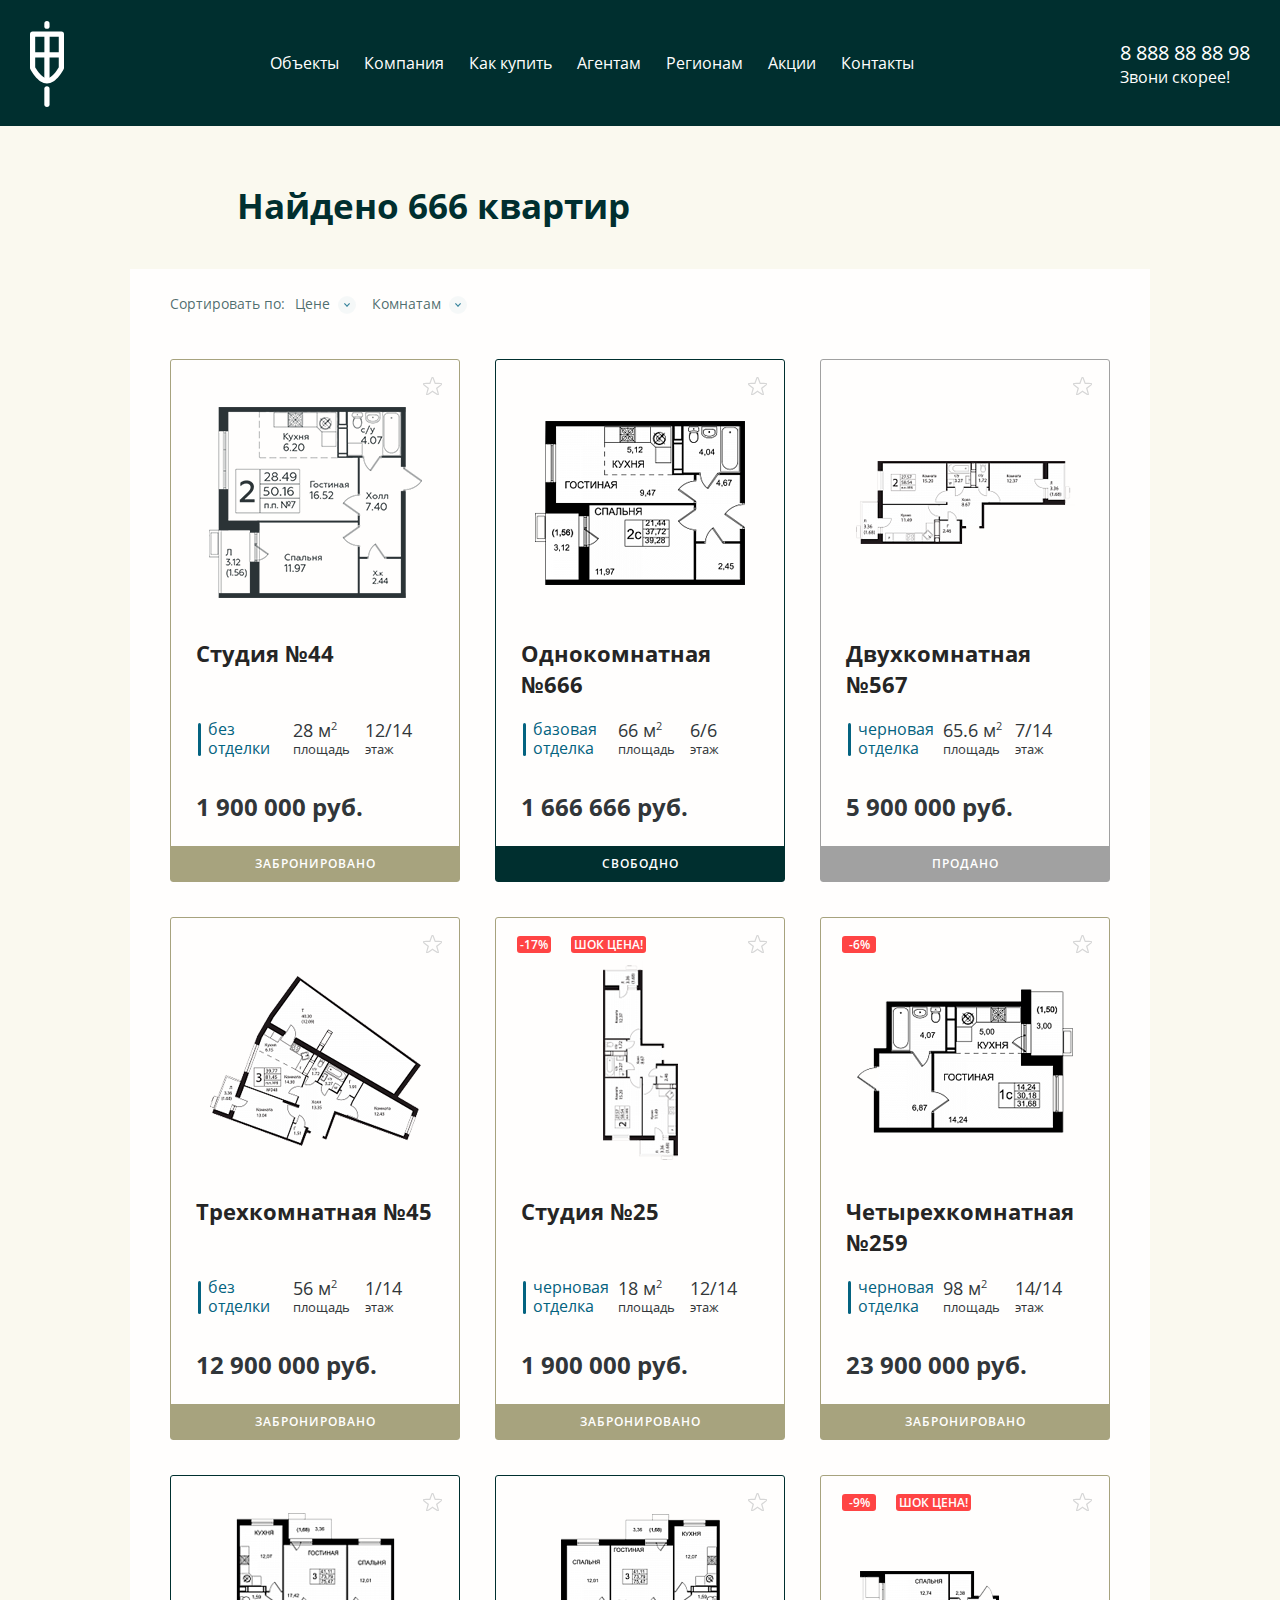
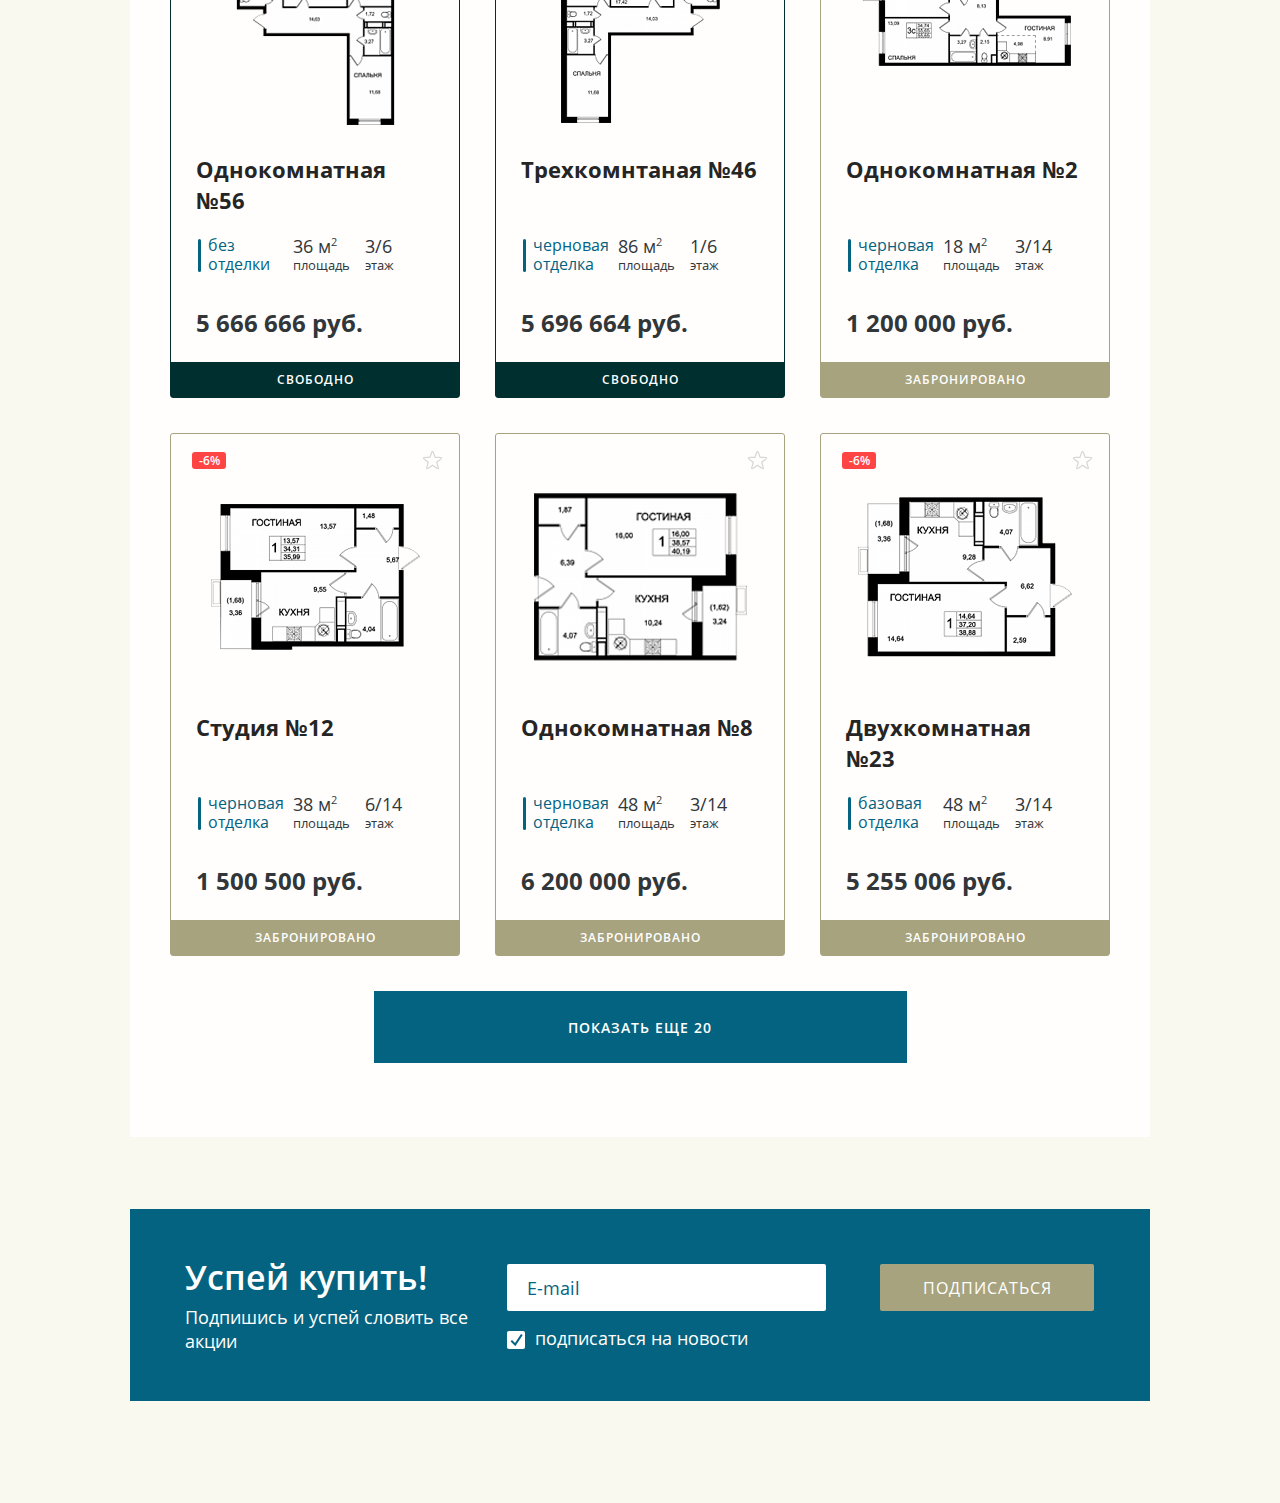
<file: index.html>
<!DOCTYPE html>
<html lang="ru">

<head>
  <meta charset="UTF-8">
  <meta name="viewport" content="width=device-width, initial-scale=1.0">
  <meta http-equiv="X-UA-Compatible" content="ie=edge">
  <title>Document</title>
  <link rel="stylesheet" href="css/style.css">
</head>

<body>
  <header class="page-header">
    <div class="page-header__wrapper">
      <a href="/" class="page-header__logo">
        <img src="img/logo.svg" alt="logo">
      </a>
      <nav class="page-header__nav">
        <ul class="page-header__list">
          <li class="page-header__list-item">
            <a href="#">Объекты</a>
          </li>
          <li class="page-header__list-item">
            <a href="#">Компания</a>
          </li>
          <li class="page-header__list-item">
            <a href="#">Как купить</a>
          </li>
          <li class="page-header__list-item">
            <a href="#">Агентам</a>
          </li>
          <li class="page-header__list-item">
            <a href="#">Регионам</a>
          </li>
          <li class="page-header__list-item">
            <a href="#">Акции</a>
          </li>
          <li class="page-header__list-item">
            <a href="#">Контакты</a>
          </li>
        </ul>
      </nav>
      <div class="page-header__phone">
        <a class="page-header__phone-link" href="tel:8888888898">8 888 88 88 98</a>
        <span class="page-header__phone-desc">Звони скорее!</span>
      </div>
      <button class="page-header__nav-btn js-menu-btn"></button>
    </div>
  </header>
  <main class="page-main">
    <div class="container">
      <h1 class="main-title">Найдено 666 квартир</h1>
      <section class="search-result">
        <div class="search-result__filter">
          <span class="search-result__filter-desc">Сортировать по:</span>
          <ul class="search-result__switcher js-filter">
            <li class="search-result__switcher-item" data-filter="price">Цене</li>
            <li class="search-result__switcher-item" data-filter="room">Комнатам</li>
          </ul>
        </div>
        <div class="cards">
          <div class="cards__item  cards__item--booked" data-room="0">
            <div class="cards__top">
              <ul class="cards__promo"></ul>
              <span class="cards__favourites js-favourites-btn"></span>
            </div>
            <div class="cards__content">
              <div class="cards__image">
                <img src="img/apartments/a1.png" alt="">
              </div>
              <h2 class="cards__title">Студия №44</h2>
              <table class="cards__table">
                <tr>
                  <td>без отделки</td>
                  <td>
                    <span>28 м<sup>2</sup></span>
                    <small>площадь</small>
                  </td>
                  <td>
                    <span>12/14</span>
                    <small>этаж</small>
                  </td>
                </tr>
              </table>
              <h3 class="cards__price">1 900 000 руб.</h3>
            </div>
            <a class="cards__button" href="#">Забронировано</a>
          </div>
          <div class="cards__item" data-room="1">
            <div class="cards__top">
              <ul class="cards__promo"></ul>
              <span class="cards__favourites js-favourites-btn"></span>
            </div>
            <div class="cards__content">
              <div class="cards__image">
                <img src="img/apartments/a2.png" alt="">
              </div>
              <h2 class="cards__title">Однокомнатная №666</h2>
              <table class="cards__table">
                <tr>
                  <td>базовая отделка</td>
                  <td>
                    <span>66 м<sup>2</sup></span>
                    <small>площадь</small>
                  </td>
                  <td>
                    <span>6/6</span>
                    <small>этаж</small>
                  </td>
                </tr>
              </table>
              <h3 class="cards__price">1 666 666 руб.</h3>
            </div>
            <a class="cards__button" href="#">Свободно</a>
          </div>
          <div class="cards__item  cards__item--sold" data-room="2">
            <div class="cards__top">
              <ul class="cards__promo"></ul>
              <span class="cards__favourites js-favourites-btn"></span>
            </div>
            <div class="cards__content">
              <div class="cards__image">
                <img src="img/apartments/a3.png" alt="">
              </div>
              <h2 class="cards__title">Двухкомнатная №567</h2>
              <table class="cards__table">
                <tr>
                  <td>черновая отделка</td>
                  <td>
                    <span>65.6 м<sup>2</sup></span>
                    <small>площадь</small>
                  </td>
                  <td>
                    <span>7/14</span>
                    <small>этаж</small>
                  </td>
                </tr>
              </table>
              <h3 class="cards__price">5 900 000 руб.</h3>
            </div>
            <a class="cards__button" href="#">Продано</a>
          </div>
          <div class="cards__item  cards__item--booked" data-room="3">
            <div class="cards__top">
              <ul class="cards__promo"></ul>
              <span class="cards__favourites js-favourites-btn"></span>
            </div>
            <div class="cards__content">
              <div class="cards__image">
                <img src="img/apartments/a4.png" alt="">
              </div>
              <h2 class="cards__title">Трехкомнатная №45</h2>
              <table class="cards__table">
                <tr>
                  <td>без отделки</td>
                  <td>
                    <span>56 м<sup>2</sup></span>
                    <small>площадь</small>
                  </td>
                  <td>
                    <span>1/14</span>
                    <small>этаж</small>
                  </td>
                </tr>
              </table>
              <h3 class="cards__price">12 900 000 руб.</h3>
            </div>
            <a class="cards__button" href="#">Забронировано</a>
          </div>
          <div class="cards__item  cards__item--booked" data-room="0">
            <div class="cards__top">
              <ul class="cards__promo">
                <li>-17%</li>
                <li>Шок цена!</li>
              </ul>
              <span class="cards__favourites js-favourites-btn"></span>
            </div>
            <div class="cards__content">
              <div class="cards__image">
                <img src="img/apartments/a5.png" alt="">
              </div>
              <h2 class="cards__title">Студия №25</h2>
              <table class="cards__table">
                <tr>
                  <td>черновая отделка</td>
                  <td>
                    <span>18 м<sup>2</sup></span>
                    <small>площадь</small>
                  </td>
                  <td>
                    <span>12/14</span>
                    <small>этаж</small>
                  </td>
                </tr>
              </table>
              <h3 class="cards__price">1 900 000 руб.</h3>
            </div>
            <a class="cards__button" href="#">Забронировано</a>
          </div>
          <div class="cards__item  cards__item--booked" data-room="4">
            <div class="cards__top">
              <ul class="cards__promo">
                <li>-6%</li>
              </ul>
              <span class="cards__favourites js-favourites-btn"></span>
            </div>
            <div class="cards__content">
              <div class="cards__image">
                <img src="img/apartments/a6.png" alt="">
              </div>
              <h2 class="cards__title">Четырехкомнатная №259</h2>
              <table class="cards__table">
                <tr>
                  <td>черновая отделка</td>
                  <td>
                    <span>98 м<sup>2</sup></span>
                    <small>площадь</small>
                  </td>
                  <td>
                    <span>14/14</span>
                    <small>этаж</small>
                  </td>
                </tr>
              </table>
              <h3 class="cards__price">23 900 000 руб.</h3>
            </div>
            <a class="cards__button" href="#">Забронировано</a>
          </div>
          <div class="cards__item" data-room="1">
            <div class="cards__top">
              <ul class="cards__promo"></ul>
              <span class="cards__favourites js-favourites-btn"></span>
            </div>
            <div class="cards__content">
              <div class="cards__image">
                <img src="img/apartments/a7.png" alt="">
              </div>
              <h2 class="cards__title">Однокомнатная №56</h2>
              <table class="cards__table">
                <tr>
                  <td>без отделки</td>
                  <td>
                    <span>36 м<sup>2</sup></span>
                    <small>площадь</small>
                  </td>
                  <td>
                    <span>3/6</span>
                    <small>этаж</small>
                  </td>
                </tr>
              </table>
              <h3 class="cards__price">5 666 666 руб.</h3>
            </div>
            <a class="cards__button" href="#">Свободно</a>
          </div>
          <div class="cards__item" data-room="3">
            <div class="cards__top">
              <ul class="cards__promo"></ul>
              <span class="cards__favourites js-favourites-btn"></span>
            </div>
            <div class="cards__content">
              <div class="cards__image">
                <img src="img/apartments/a8.png" alt="">
              </div>
              <h2 class="cards__title">Трехкомнтаная №46</h2>
              <table class="cards__table">
                <tr>
                  <td>черновая отделка</td>
                  <td>
                    <span>86 м<sup>2</sup></span>
                    <small>площадь</small>
                  </td>
                  <td>
                    <span>1/6</span>
                    <small>этаж</small>
                  </td>
                </tr>
              </table>
              <h3 class="cards__price">5 696 664 руб.</h3>
            </div>
            <a class="cards__button" href="#">Свободно</a>
          </div>
          <div class="cards__item  cards__item--booked" data-room="1">
            <div class="cards__top">
              <ul class="cards__promo">
                <li>-9%</li>
                <li>Шок цена!</li>
              </ul>
              <span class="cards__favourites js-favourites-btn"></span>
            </div>
            <div class="cards__content">
              <div class="cards__image">
                <img src="img/apartments/a9.png" alt="">
              </div>
              <h2 class="cards__title">Однокомнатная №2</h2>
              <table class="cards__table">
                <tr>
                  <td>черновая отделка</td>
                  <td>
                    <span>18 м<sup>2</sup></span>
                    <small>площадь</small>
                  </td>
                  <td>
                    <span>3/14</span>
                    <small>этаж</small>
                  </td>
                </tr>
              </table>
              <h3 class="cards__price">1 200 000 руб.</h3>
            </div>
            <a class="cards__button" href="#">Забронировано</a>
          </div>
          <div class="cards__item  cards__item--booked" data-room="0">
            <div class="cards__top">
              <ul class="cards__promo">
                <li>-6%</li>
              </ul>
              <span class="cards__favourites js-favourites-btn"></span>
            </div>
            <div class="cards__content">
              <div class="cards__image">
                <img src="img/apartments/a10.png" alt="">
              </div>
              <h2 class="cards__title">Студия №12</h2>
              <table class="cards__table">
                <tr>
                  <td>черновая отделка</td>
                  <td>
                    <span>38 м<sup>2</sup></span>
                    <small>площадь</small>
                  </td>
                  <td>
                    <span>6/14</span>
                    <small>этаж</small>
                  </td>
                </tr>
              </table>
              <h3 class="cards__price">1 500 500 руб.</h3>
            </div>
            <a class="cards__button" href="#">Забронировано</a>
          </div>
          <div class="cards__item  cards__item--booked" data-room="1">
            <div class="cards__top">
              <ul class="cards__promo"></ul>
              <span class="cards__favourites js-favourites-btn"></span>
            </div>
            <div class="cards__content">
              <div class="cards__image">
                <img src="img/apartments/a11.png" alt="">
              </div>
              <h2 class="cards__title">Однокомнатная №8</h2>
              <table class="cards__table">
                <tr>
                  <td>черновая отделка</td>
                  <td>
                    <span>48 м<sup>2</sup></span>
                    <small>площадь</small>
                  </td>
                  <td>
                    <span>3/14</span>
                    <small>этаж</small>
                  </td>
                </tr>
              </table>
              <h3 class="cards__price">6 200 000 руб.</h3>
            </div>
            <a class="cards__button" href="#">Забронировано</a>
          </div>
          <div class="cards__item  cards__item--booked" data-room="2">
            <div class="cards__top">
              <ul class="cards__promo">
                <li>-6%</li>
              </ul>
              <span class="cards__favourites js-favourites-btn"></span>
            </div>
            <div class="cards__content">
              <div class="cards__image">
                <img src="img/apartments/a12.png" alt="">
              </div>
              <h2 class="cards__title">Двухкомнатная №23</h2>
              <table class="cards__table">
                <tr>
                  <td>базовая отделка</td>
                  <td>
                    <span>48 м<sup>2</sup></span>
                    <small>площадь</small>
                  </td>
                  <td>
                    <span>3/14</span>
                    <small>этаж</small>
                  </td>
                </tr>
              </table>
              <h3 class="cards__price">5 255 006 руб.</h3>
            </div>
            <a class="cards__button" href="#">Забронировано</a>
          </div>
        </div>
        <button class="show-more js-more-btn"><span>Показать еще 20</span></button>
      </section>
      <section class="subscribe">
        <div class="subscribe__text">
          <h4>Успей купить!</h4>
          <span>Подпишись и успей словить все акции</span>
        </div>
        <form class="subscribe__form js-form" action="#" method="post">
          <input class="subscribe__email" type="email" name="email" placeholder="E-mail" required>
          <input class="subscribe__submit" type="submit" value="Подписаться">
          <p class="subscribe__form-check">
            <input type="checkbox" id="check" name="check" checked>
            <label for="check">подписаться на новости</label>
          </p>
        </form>
      </section>
    </div>
    <button class="scroll-up js-up-btn"></button>
    <div class="favourites-alert"></div>
  </main>
  <script src="js/script.js"></script>
</body>

</html>
</file>
<file: css/style.css>
@font-face {
  font-family: "Open Sans";
  src: url("../fonts/OpenSans-Regular.ttf") format("truetype");
  font-weight: 400;
  font-style: normal; }

@font-face {
  font-family: "Open Sans";
  src: url("../fonts/OpenSans-SemiBold.ttf") format("truetype");
  font-weight: 600;
  font-style: normal; }

@font-face {
  font-family: "Open Sans";
  src: url("../fonts/OpenSans-Bold.ttf") format("truetype");
  font-weight: 700;
  font-style: normal; }

/*//////////////////////////////*/
/*/////////////////////////////*/
/*/////////////////////////////*/
body {
  margin: 0;
  font-family: "Open Sans", "Arial", sans-serif;
  min-width: 320px;
  width: 100%;
  font-size: 16px;
  color: #252525;
  font-weight: 400;
  background-color: #faf9ef; }

* {
  -webkit-box-sizing: border-box;
          box-sizing: border-box; }

img {
  max-width: 100%;
  height: auto; }

button,
input {
  font-family: "Open Sans", "Arial", sans-serif; }

.container {
  max-width: 1310px;
  padding: 0 15px;
  margin: 0 auto; }

.page-header {
  background-color: #002f2f;
  margin-bottom: 56px; }
  .page-header__wrapper {
    height: 126px;
    width: 100%;
    max-width: 1768px;
    padding: 0 30px;
    margin: 0 auto;
    display: -webkit-box;
    display: -webkit-flex;
    display: -ms-flexbox;
    display: flex;
    -webkit-box-align: center;
    -webkit-align-items: center;
        -ms-flex-align: center;
            align-items: center; }
  .page-header__logo {
    display: block;
    width: 34px;
    height: 85px;
    margin-right: 125px; }
  .page-header__nav {
    margin-right: auto; }
  .page-header__list {
    display: -webkit-box;
    display: -webkit-flex;
    display: -ms-flexbox;
    display: flex;
    margin: 0;
    padding: 0;
    list-style: none; }
  .page-header__list-item {
    font-size: 24px;
    margin-right: 47px; }
    .page-header__list-item a {
      color: #fefefe;
      text-decoration: none;
      -webkit-transition: color 0.3s;
      -o-transition: color 0.3s;
      transition: color 0.3s; }
    .page-header__list-item a:hover {
      color: #a6aeae;
      text-decoration: underline; }
    .page-header__list-item a:active {
      color: #84bfbf; }
  .page-header__list-item:last-child {
    margin-right: 0; }
  .page-header__phone {
    margin-right: 52px; }
  .page-header__phone-link {
    display: block;
    font-size: 32px;
    color: #fefefe;
    text-decoration: none;
    -webkit-transition: color 0.3s;
    -o-transition: color 0.3s;
    transition: color 0.3s; }
    .page-header__phone-link:hover {
      color: #a6aeae; }
    .page-header__phone-link:active {
      color: #84bfbf; }
  .page-header__phone-desc {
    display: block;
    font-size: 20px;
    color: #fefefe; }
  .page-header__nav-btn {
    display: none;
    width: 35px;
    height: 35px;
    margin-left: 35px;
    border: none;
    background: url(../img/burger.svg) no-repeat center;
    -webkit-background-size: cover;
            background-size: cover;
    cursor: pointer; }
  .page-header__nav-btn--close {
    background: url(../img/close.svg) no-repeat center;
    -webkit-background-size: 70% 70%;
            background-size: 70%; }

.page-main {
  position: relative; }

.main-title {
  margin-bottom: 60px;
  margin-left: 107px;
  font-size: 48px;
  font-weight: 700;
  color: #002f2f; }

.search-result {
  background-color: #fffefd;
  padding: 25px 107px 74px;
  margin-bottom: 72px; }
  .search-result__filter {
    display: -webkit-box;
    display: -webkit-flex;
    display: -ms-flexbox;
    display: flex;
    margin-bottom: 46px; }
  .search-result__filter-desc {
    font-size: 14px;
    color: rgba(0, 47, 47, 0.7); }
  .search-result__switcher {
    display: -webkit-box;
    display: -webkit-flex;
    display: -ms-flexbox;
    display: flex;
    margin: 0;
    margin-left: 10px;
    padding: 0;
    list-style: none; }
  .search-result__switcher-item {
    position: relative;
    color: rgba(0, 47, 47, 0.7);
    font-size: 14px;
    margin-right: 42px;
    cursor: pointer;
    -webkit-transition: color 0.3s;
    -o-transition: color 0.3s;
    transition: color 0.3s; }
    .search-result__switcher-item:hover {
      color: #037575; }
    .search-result__switcher-item:active {
      color: #757253; }
  .search-result__switcher-item::after {
    position: absolute;
    content: "";
    display: block;
    width: 18px;
    height: 18px;
    left: -webkit-calc(100% + 8px);
    left: calc(100% + 8px);
    top: 2px;
    background-color: rgba(4, 99, 128, 0.04);
    background-image: url(../img/filter-arrow-down.png);
    background-repeat: no-repeat;
    background-position: center;
    -webkit-border-radius: 50%;
            border-radius: 50%; }
  .search-result__switcher-item--rotate::after {
    background-image: url(../img/filter-arrow-top.png);
    background-repeat: no-repeat;
    background-position: center; }
  .search-result__switcher-item:last-child {
    margin-right: 0; }
  .search-result__switcher-item--active {
    color: #002f2f; }
  .search-result__switcher-item--active::before {
    position: absolute;
    content: "";
    width: 100%;
    height: 1px;
    bottom: -3px;
    background: url([data-uri]); }

.cards {
  display: -webkit-box;
  display: -webkit-flex;
  display: -ms-flexbox;
  display: flex;
  -webkit-box-pack: justify;
  -webkit-justify-content: space-between;
      -ms-flex-pack: justify;
          justify-content: space-between;
  -webkit-flex-wrap: wrap;
      -ms-flex-wrap: wrap;
          flex-wrap: wrap; }
  .cards::after {
    -webkit-flex-basis: 320px;
        -ms-flex-preferred-size: 320px;
            flex-basis: 320px;
    content: ""; }
  .cards__item {
    width: 100%;
    max-width: 320px;
    border: 1px solid #002f2f;
    -webkit-border-radius: 3px;
            border-radius: 3px;
    margin-bottom: 52px; }
  .cards__item--booked {
    border-color: #a7a37e; }
    .cards__item--booked .cards__button {
      background-color: #a7a37e; }
      .cards__item--booked .cards__button:hover {
        background: #817d58; }
      .cards__item--booked .cards__button:active {
        background: #625f43; }
  .cards__item--sold {
    border-color: #a1a1a1; }
    .cards__item--sold .cards__button {
      background-color: #a1a1a1; }
      .cards__item--sold .cards__button:hover {
        background: #7b7b7b; }
      .cards__item--sold .cards__button:active {
        background: #616161; }
  .cards__top {
    display: -webkit-box;
    display: -webkit-flex;
    display: -ms-flexbox;
    display: flex;
    -webkit-box-align: end;
    -webkit-align-items: flex-end;
        -ms-flex-align: end;
            align-items: flex-end;
    width: 100%;
    height: 35px;
    padding: 0 17px 0 21px; }
  .cards__promo {
    display: -webkit-box;
    display: -webkit-flex;
    display: -ms-flexbox;
    display: flex;
    margin: 0;
    padding: 0;
    list-style: none; }
    .cards__promo li {
      padding: 0 3px;
      margin-right: 20px;
      background-color: #ff4444;
      -webkit-border-radius: 3px;
              border-radius: 3px;
      font-size: 12px;
      font-weight: 600;
      color: #fff;
      text-transform: uppercase;
      min-width: 34px;
      text-align: center; }
    .cards__promo li:last-child {
      margin-right: 0; }
  .cards__favourites {
    display: block;
    margin-left: auto;
    width: 19px;
    height: 18px;
    background: url(../img/star.svg) no-repeat center;
    cursor: pointer; }
  .cards__favourites--added {
    background: url(../img/star-fill.svg) no-repeat center; }
  .cards__content {
    padding: 0 50px; }
  .cards__image {
    display: -webkit-box;
    display: -webkit-flex;
    display: -ms-flexbox;
    display: flex;
    -webkit-box-pack: center;
    -webkit-justify-content: center;
        -ms-flex-pack: center;
            justify-content: center;
    -webkit-box-align: center;
    -webkit-align-items: center;
        -ms-flex-align: center;
            align-items: center;
    height: 215px;
    margin-bottom: 28px; }
    .cards__image img {
      display: block; }
  .cards__title {
    font-size: 24px;
    font-weight: 700;
    min-height: 62px;
    margin-bottom: 17px;
    line-height: 31px; }
  .cards__table {
    margin-bottom: 29px; }
    .cards__table td:nth-child(2),
    .cards__table td:nth-child(3) {
      color: #313639; }
      .cards__table td:nth-child(2) span,
      .cards__table td:nth-child(3) span {
        display: block;
        font-size: 18px;
        line-height: 20px; }
      .cards__table td:nth-child(2) small,
      .cards__table td:nth-child(3) small {
        display: block;
        font-size: 13px; }
      .cards__table td:nth-child(2) sup,
      .cards__table td:nth-child(3) sup {
        font-size: 11px;
        line-height: 11px; }
    .cards__table td:nth-child(1) {
      position: relative;
      font-size: 16px;
      color: #046380;
      padding-left: 10px;
      line-height: 19px;
      width: 92px; }
    .cards__table td:nth-child(1)::before {
      position: absolute;
      content: "";
      width: 3px;
      height: 33px;
      left: 0;
      top: 4px;
      background-color: #046380;
      -webkit-border-radius: 3px;
              border-radius: 3px; }
    .cards__table td:nth-child(2) {
      width: 64px; }
    .cards__table td:nth-child(3) {
      padding-left: 7px; }
  .cards__price {
    font-size: 24px;
    color: #313639;
    margin-bottom: 23px; }
  .cards__button {
    display: block;
    width: 100%;
    height: 35px;
    line-height: 35px;
    text-align: center;
    color: #fff;
    font-size: 12px;
    text-transform: uppercase;
    font-weight: 600;
    letter-spacing: 1px;
    text-decoration: none;
    background-color: #002f2f;
    -webkit-transition: background 0.3s;
    -o-transition: background 0.3s;
    transition: background 0.3s; }
    .cards__button:hover {
      background: #004949; }
    .cards__button:active {
      background: #006262; }

.show-more {
  display: -webkit-box;
  display: -webkit-flex;
  display: -ms-flexbox;
  display: flex;
  -webkit-box-pack: center;
  -webkit-justify-content: center;
      -ms-flex-pack: center;
          justify-content: center;
  -webkit-box-align: center;
  -webkit-align-items: center;
      -ms-flex-align: center;
          align-items: center;
  margin: 0 auto;
  width: 100%;
  max-width: 533px;
  height: 72px;
  background-color: #046380;
  border: none;
  font-size: 14px;
  font-weight: 600;
  letter-spacing: 1px;
  text-transform: uppercase;
  color: #fff;
  font-family: "Open Sans", "Arial", sans-serif;
  cursor: pointer;
  -webkit-transition: all 0.3s;
  -o-transition: all 0.3s;
  transition: all 0.3s; }
  .show-more:hover {
    background: #045871; }
  .show-more:active {
    background: #034c62; }

.subscribe {
  padding: 45px 55px 48px;
  display: -webkit-box;
  display: -webkit-flex;
  display: -ms-flexbox;
  display: flex;
  -webkit-box-pack: justify;
  -webkit-justify-content: space-between;
      -ms-flex-pack: justify;
          justify-content: space-between;
  background-color: #046380;
  margin-bottom: 102px; }
  .subscribe__text h4 {
    font-size: 34px;
    font-weight: 600;
    color: #fff;
    margin-top: 0;
    margin-bottom: 5px; }
  .subscribe__text span {
    font-size: 18px;
    color: #fff; }
  .subscribe__form {
    width: 100%;
    max-width: 588px;
    margin-right: 50px;
    margin-top: 21px;
    display: -webkit-box;
    display: -webkit-flex;
    display: -ms-flexbox;
    display: flex;
    -webkit-flex-wrap: wrap;
        -ms-flex-wrap: wrap;
            flex-wrap: wrap; }
  .subscribe__email {
    display: block;
    width: 100%;
    max-width: 319px;
    height: 47px;
    font-family: "Open Sans", "Arial", sans-serif;
    font-size: 18px;
    color: #046380;
    border: none;
    -webkit-border-radius: 2px;
            border-radius: 2px;
    padding: 0 20px;
    margin-right: 54px; }
  .subscribe__email::-webkit-input-placeholder {
    color: #046380;
    font-size: 18px; }
  .subscribe__email::-moz-placeholder {
    color: #046380;
    font-size: 18px; }
  .subscribe__email::-ms-input-placeholder {
    color: #046380;
    font-size: 18px; }
  .subscribe__email::placeholder {
    color: #046380;
    font-size: 18px; }
  .subscribe__submit {
    display: block;
    width: 100%;
    max-width: 214px;
    padding: 0;
    height: 47px;
    border: none;
    background-color: #a7a37e;
    -webkit-border-radius: 2px;
            border-radius: 2px;
    color: #fff;
    letter-spacing: 1px;
    text-transform: uppercase;
    font-size: 16px;
    cursor: pointer;
    -webkit-transition: background 0.3s;
    -o-transition: background 0.3s;
    transition: background 0.3s; }
    .subscribe__submit:hover {
      background: #817d58; }
    .subscribe__submit:active {
      background: #625f43; }
  .subscribe__form-check {
    margin-bottom: 0;
    margin-top: 12px; }
    .subscribe__form-check input[type=checkbox] {
      display: none; }
    .subscribe__form-check input[type=checkbox]:checked + label::before {
      background-image: url(../img/checkbox.png);
      background-repeat: no-repeat;
      background-position: center; }
    .subscribe__form-check label {
      position: relative;
      font-size: 18px;
      padding-left: 28px;
      color: #fff;
      cursor: pointer; }
    .subscribe__form-check label::before {
      position: absolute;
      content: "";
      width: 18px;
      height: 18px;
      left: 0;
      top: 5px;
      background-color: #fff;
      -webkit-border-radius: 2px;
              border-radius: 2px; }

.scroll-up {
  position: fixed;
  display: none;
  width: 80px;
  height: 80px;
  right: 100px;
  bottom: 100px;
  border: none;
  background: url(../img/arrow-top.svg) no-repeat center;
  -webkit-background-size: cover;
          background-size: cover;
  cursor: pointer;
  z-index: 20; }

.favourites-alert {
  position: fixed;
  display: none;
  width: 100%;
  max-width: 250px;
  right: 10px;
  top: 10px;
  padding: 10px;
  color: #fff;
  font-size: 14px;
  -webkit-border-radius: 3px;
          border-radius: 3px;
  background: #0b832b;
  z-index: 20; }

@media (max-width: 1600px) {
  .page-header__wrapper {
    -webkit-box-pack: justify;
    -webkit-justify-content: space-between;
        -ms-flex-pack: justify;
            justify-content: space-between; }
  .page-header__logo {
    margin-right: 0; }
  .page-header__nav {
    margin-right: 0; }
  .page-header__list-item {
    font-size: 18px; }
  .page-header__phone {
    margin-right: 0; } }

@media (max-width: 1310px) {
  .container {
    max-width: 1050px; }
  .page-header__nav {
    margin-right: 0; }
  .page-header__list-item {
    font-size: 16px;
    margin-right: 25px; }
  .page-header__phone-link {
    font-size: 20px; }
  .page-header__phone-desc {
    font-size: 16px; }
  .main-title {
    font-size: 35px;
    margin-bottom: 40px; }
  .cards__item {
    max-width: 290px;
    margin-bottom: 35px; }
  .search-result {
    padding: 25px 40px 74px; }
  .cards__content {
    padding: 0 25px; }
  .cards__title {
    font-size: 22px; }
  .subscribe__form {
    margin-right: 0;
    margin-top: 10px; }
  .scroll-up {
    right: 20px; } }

@media (max-width: 1050px) {
  .container {
    max-width: 790px; }
  .page-header__wrapper {
    position: relative;
    height: 90px; }
  .page-header__logo {
    width: 25px;
    height: 64px; }
  .page-header__nav {
    display: none;
    position: absolute;
    top: 100%;
    right: 50%;
    border-top: 1px solid #003d3d;
    -webkit-transform: translateX(50%);
        -ms-transform: translateX(50%);
            transform: translateX(50%);
    width: -webkit-calc(100% - 60px);
    width: calc(100% - 60px);
    background: #002f2f;
    z-index: 10; }
  .page-header__nav--open {
    display: block; }
  .page-header__list {
    -webkit-box-orient: vertical;
    -webkit-box-direction: normal;
    -webkit-flex-direction: column;
        -ms-flex-direction: column;
            flex-direction: column;
    -webkit-box-align: center;
    -webkit-align-items: center;
        -ms-flex-align: center;
            align-items: center; }
  .page-header__list-item {
    margin-right: 0;
    width: 100%;
    text-align: center;
    border-bottom: 1px solid #003d3d; }
    .page-header__list-item a {
      display: block;
      padding: 12px 0; }
  .page-header__list-item:last-child {
    border-bottom: none; }
  .page-header__phone {
    margin-left: auto; }
  .page-header__nav-btn {
    display: block; }
  .main-title {
    margin-left: 70px;
    font-size: 30px; }
  .search-result {
    padding: 25px 70px 74px; }
  .subscribe {
    -webkit-box-orient: vertical;
    -webkit-box-direction: normal;
    -webkit-flex-direction: column;
        -ms-flex-direction: column;
            flex-direction: column; }
    .subscribe__text h4 {
      font-size: 30px; }
    .subscribe__text span {
      font-size: 16px; }
    .subscribe__form-check label {
      font-size: 16px; }
      .subscribe__form-check label::before {
        top: 3px; } }

@media (max-width: 790px) {
  .container {
    max-width: 570px; }
  .main-title {
    margin-left: 0;
    text-align: center; }
  .cards {
    -webkit-box-pack: center;
    -webkit-justify-content: center;
        -ms-flex-pack: center;
            justify-content: center; }
    .cards__item {
      max-width: 320px; }
  .search-result {
    padding: 25px 15px 74px; }
    .search-result__filter {
      max-width: 320px;
      -webkit-box-orient: vertical;
      -webkit-box-direction: normal;
      -webkit-flex-direction: column;
          -ms-flex-direction: column;
              flex-direction: column;
      margin: 0 auto 30px; }
    .search-result__filter-desc {
      margin-bottom: 5px; }
    .search-result__switcher {
      margin-left: 0; }
  .subscribe__email {
    margin-right: 0;
    margin-bottom: 15px; }
  .scroll-up {
    right: 20px;
    width: 40px;
    height: 40px; } }

@media (max-width: 570px) {
  .main-title {
    font-size: 24px; }
  .search-result {
    margin-bottom: 50px; }
  .page-header__wrapper {
    padding: 0 15px; }
  .page-header__nav {
    width: -webkit-calc(100% - 30px);
    width: calc(100% - 30px); }
  .cards__content {
    padding: 0 20px; }
  .cards__title {
    font-size: 20px; }
  .show-more {
    height: 50px; }
  .subscribe {
    padding: 25px; }
    .subscribe__form {
      -webkit-box-pack: center;
      -webkit-justify-content: center;
          -ms-flex-pack: center;
              justify-content: center; }
    .subscribe__form-check {
      width: 100%;
      margin: 10px auto 0;
      text-align: center; }
    .subscribe__text {
      text-align: center; }
    .subscribe__submit {
      max-width: 319px; }
    .subscribe__email {
      padding: 0 10px;
      font-size: 16px; } }
</file>
